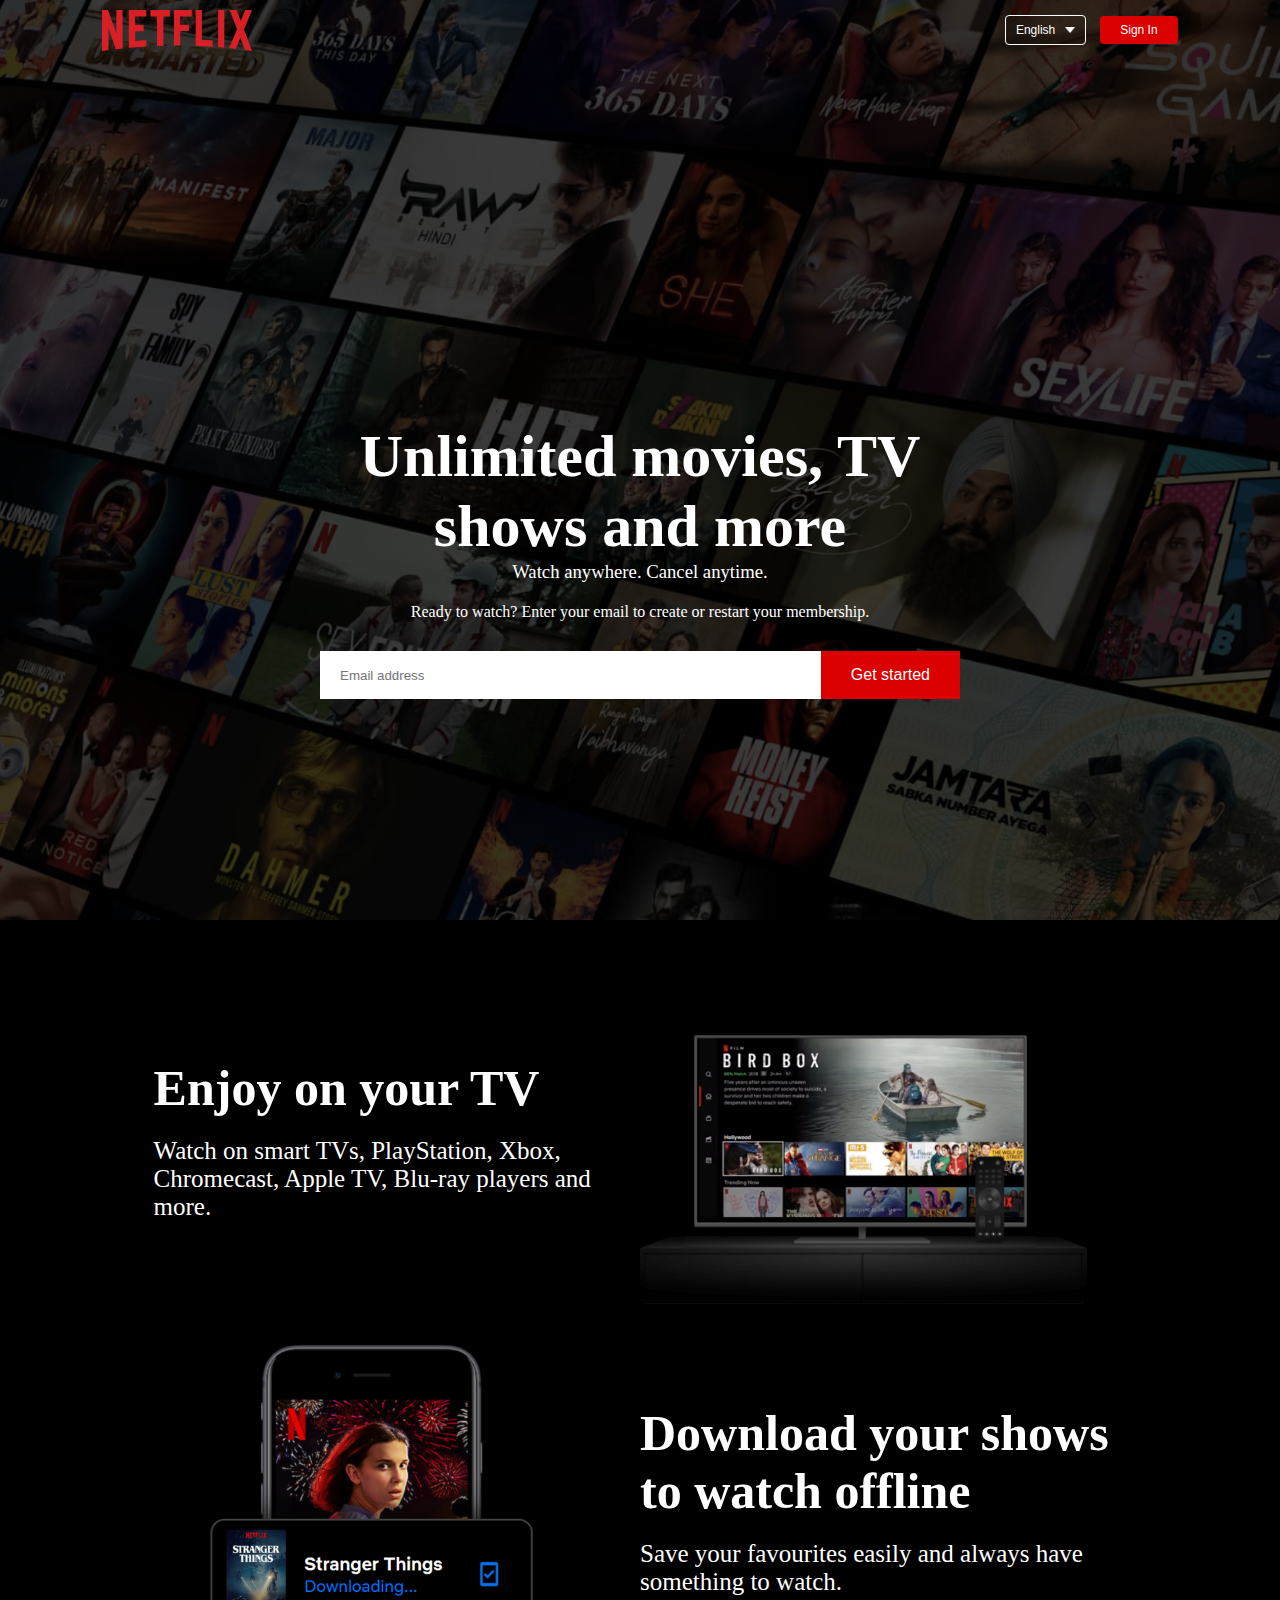
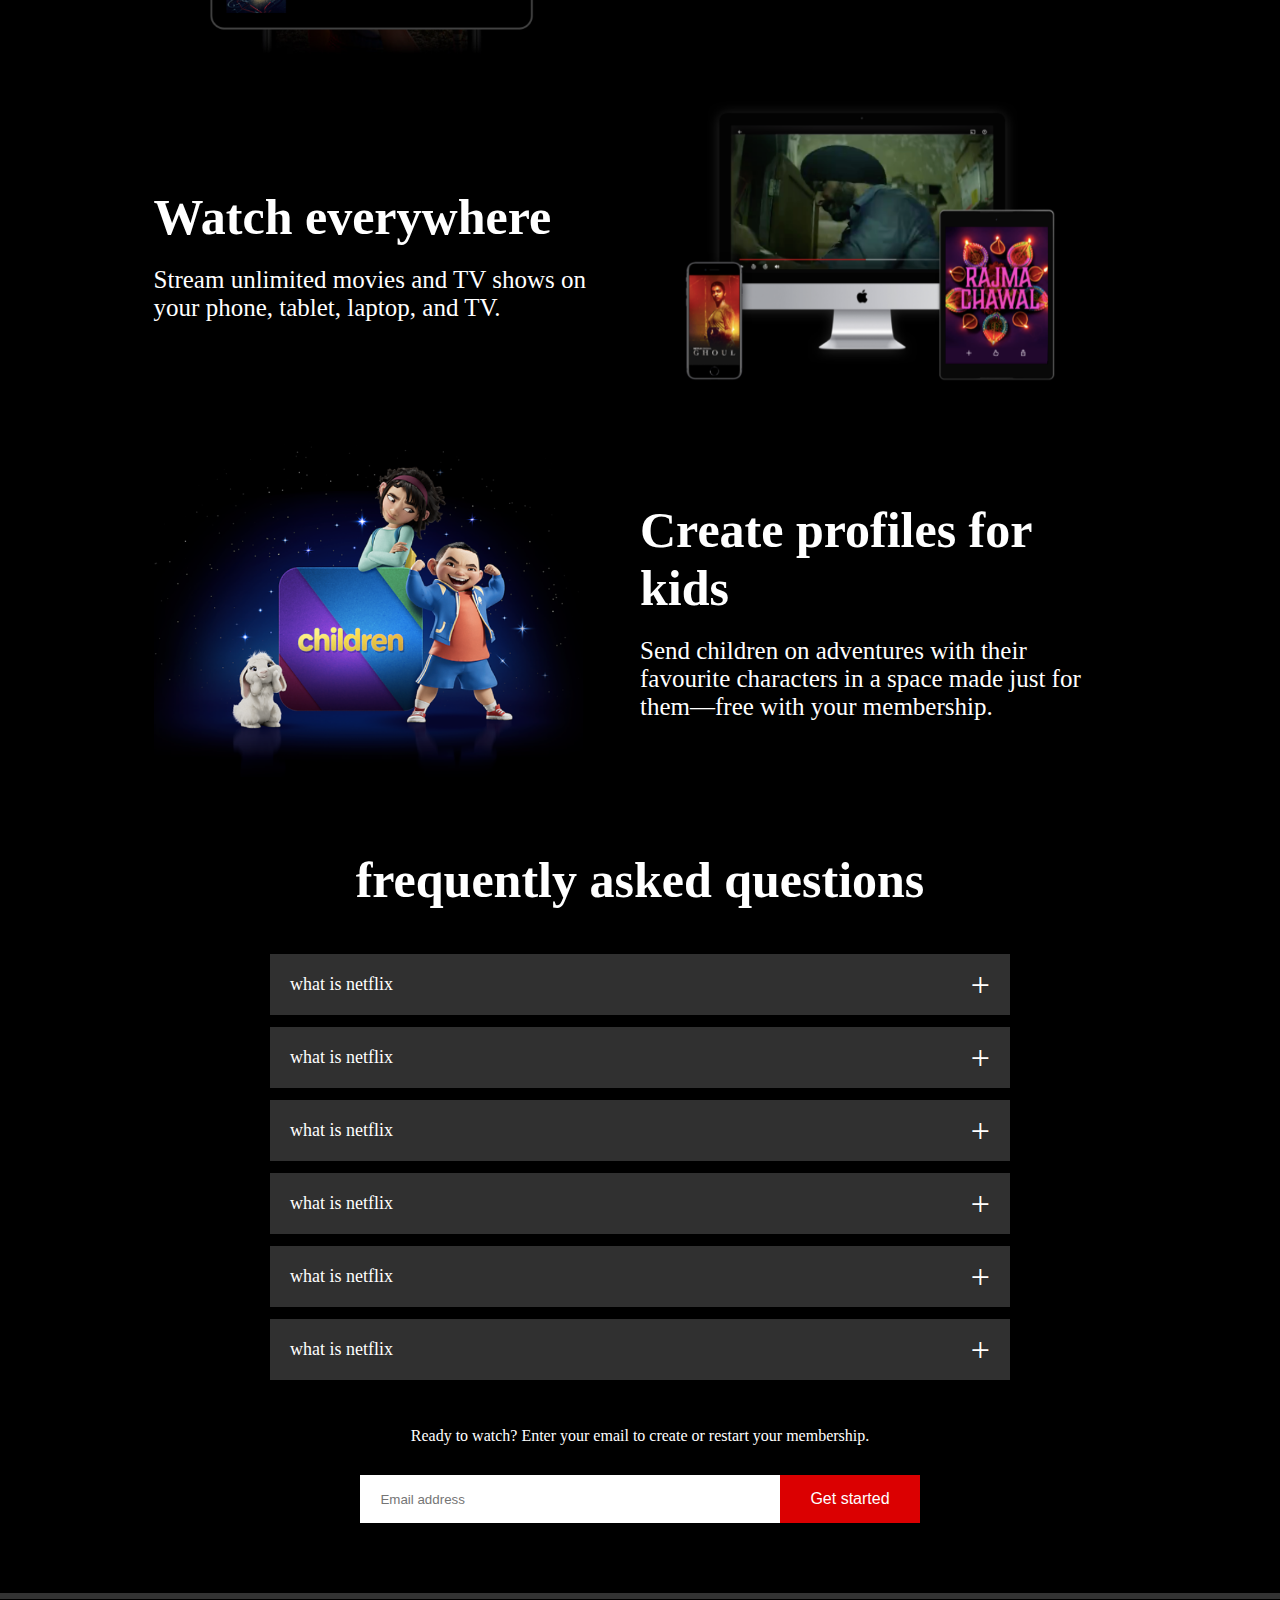
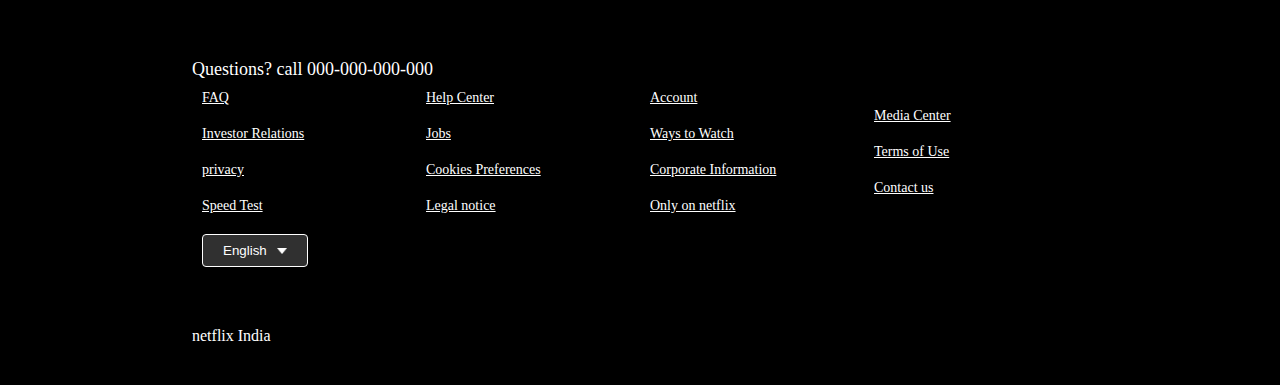
<file: index.html>
<!DOCTYPE html>
<html lang="en">
<head>
  <meta charset="UTF-8">
  <meta name="viewport" content="width=device-width, initial-scale=1.0">
  <title>netflix india</title>
  <link rel="stylesheet" href="style.css">
</head>
<body>
 <div class="header">
  <nav>
    <img src="netflix-img/images/logo.png" alt="" class="logo">
    <div>
      <button class="lang-btn">English
        <img src="netflix-img/images/down-icon.png" alt="">
      </button>
      <button>Sign In</button>
    </div>
  </nav>
  <div class="header-content">
    <h1>Unlimited movies, TV shows and more</h1>
    <h3>Watch anywhere. Cancel anytime.</h3>
    <p>Ready to watch? Enter your email to create or restart your membership.</p>
    <form action="" class="email-signup">
      <input type="email" placeholder="Email address">
      <button type="submit">Get started</button>
    </form>
  </div>
 </div>
 <div class="features">
  <div class="row">
    <div class="text-colonm">
      <h1>Enjoy on your TV</h1>
      <p>Watch on smart TVs, PlayStation, Xbox, Chromecast, Apple TV, Blu-ray players and more.</p>
    </div>
    <div class="img-colonm">
      <img src="netflix-img/images/feature-1.png" alt="">
    </div>
    
  </div>
  <div class="row">
    <div class="img-colonm">
      <img src="netflix-img/images/feature-2.png" alt="">
    </div>
    <div class="text-colonm">
      <h1>Download your shows to watch offline</h1>
      <p>Save your favourites easily and always have something to watch.</p>
    </div>
   
    
  </div>
  <div class="row">
    <div class="text-colonm">
      <h1>Watch everywhere</h1>
      <p>Stream unlimited movies and TV shows on your phone, tablet, laptop, and TV.</p>
    </div>
    <div class="img-colonm">
      <img src="netflix-img/images/feature-3.png" alt="">
    </div>
    
  </div>
  <div class="row">
    <div class="img-colonm">
      <img src="netflix-img/images/feature-4.png" alt="">
    </div>
    <div class="text-colonm">
      <h1>Create profiles for kids</h1>
      <p>Send children on adventures with their favourite characters in a space made just for them—free with your membership.</p>
    </div>
  </div>
 </div>
 <div class="faq">
  <h2>frequently asked questions</h2>
  <ul class="questions">
    
    <li>
      <input type="radio" id="first" name="first">
      <label for="first">what is netflix</label>
      <div>
        <p>
      Lorem ipsum dolor sit, amet consectetur adipisicing elit. Ex, alias cumque, aliquid placeat corrupti voluptate omnis dolores modi vel delectus ad accusantium nihil sed consequatur.
      Lorem ipsum dolor sit amet consectetur adipisicing elit. Vel, quisquam.
        </p>
      </div>
    </li>
    <li>
      <input type="radio" id="second" name="first">
      <label for="second">what is netflix</label>
      <div>
        <p>
      Lorem ipsum dolor sit, amet consectetur adipisicing elit. Ex, alias cumque, aliquid placeat corrupti voluptate omnis dolores modi vel delectus ad accusantium nihil sed consequatur.
      Lorem ipsum dolor sit amet consectetur adipisicing elit. Architecto, quibusdam?
        </p>
      </div>
    </li>
    <li>
      <input type="radio" id="third" name="first">
      <label for="third">what is netflix</label>
      <div>
        <p>
      Lorem ipsum dolor sit, amet consectetur adipisicing elit. Ex, alias cumque, aliquid placeat corrupti voluptate omnis dolores modi vel delectus ad accusantium nihil sed consequatur.
      Lorem ipsum dolor sit amet consectetur adipisicing elit. Doloribus, cupiditate.
        </p>
      </div>
    </li>
    <li>
      <input type="radio" id="fourth" name="first">
      <label for="fourth">what is netflix</label>
      <div>
        <p>
      Lorem ipsum dolor sit, amet consectetur adipisicing elit. Ex, alias cumque, aliquid placeat corrupti voluptate omnis dolores modi vel delectus ad accusantium nihil sed consequatur.
      Lorem ipsum dolor sit amet consectetur adipisicing elit. Repudiandae, aliquid?
        </p>
      </div>
    </li>
    <li>
      <input type="radio" id="fifth" name="first">
      <label for="fifth">what is netflix</label>
      <div>
        <p>
      Lorem ipsum dolor sit, amet consectetur adipisicing elit. Ex, alias cumque, aliquid placeat corrupti voluptate omnis dolores modi vel delectus ad accusantium nihil sed consequatur.
      Lorem ipsum dolor sit amet, consectetur adipisicing elit. Laudantium, odio.
        </p>
      </div>
    </li>
    <li>
      <input type="radio" id="sixth" name="first">
      <label for="sixth">what is netflix</label>
      <div>
        <p>
      Lorem ipsum dolor sit, amet consectetur adipisicing elit. Ex, alias cumque, aliquid placeat corrupti voluptate omnis dolores modi vel delectus ad accusantium nihil sed 
      Lorem ipsum dolor sit amet consectetur, adipisicing elit. Perspiciatis, sunt?
        </p>
      </div>
    </li>
  </ul>
  <div class="content2">
    <p>
      Ready to watch? Enter your email to create or restart your membership.
    </p>
    <form action="" class="email-signup">
      <input type="email" placeholder="Email address">
      <button type="submit">Get started</button>
    </form>
  </div>
 </div>
 <div class="footer">
  <h2>Questions? call 000-000-000-000</h2>
  <div class="row">
    <div class="col">
      <a href="">FAQ </a>
      <a href="">Investor Relations </a>
      <a href="">privacy </a>
      <a href="">Speed Test </a>
    </div>
    <div class="col">
      <a href="">Help Center </a>
      <a href="">Jobs </a>
      <a href="">Cookies Preferences </a>
      <a href="">Legal notice </a>
    </div>
    <div class="col">
      <a href="">Account </a>
      <a href="">Ways to Watch </a>
      <a href="">Corporate Information </a>
      <a href="">Only on netflix</a>
    </div>
    <div class="col">
      <a href="">Media Center </a>
      <a href="">Terms of Use </a>
      <a href="">Contact us</a>
    </div>
  
  </div>
  <button class="lang-btn">English
    <img src="netflix-img/images/down-icon.png" alt="">
  </button> 
  <p>netflix India</p>
 </div>
</body>
</html>
</file>
<file: style.css>
*{
  margin: 0;
  padding: 0;
}
body{
  background-color: black;
  color: white;
  margin: 0;
 
  
}
.header{
  width: auto;
  height: 100vh;
  background-image: linear-gradient(rgba(0,0,0,0.7),rgba(0,0,0,0.7)),url(netflix-img/images/header-image.png);
  background-size:cover;
  background-position: center;
  position: relative;
  padding: 10px 8%;
}
nav{
  display: flex;
  justify-content: space-between;
 align-items: center;
}
.logo{
  width: 150px;
  cursor: pointer;
}
nav button{
  background: #db0001;
  color: #fff;
  outline: none;
  border: 0;
  padding: 7px 20px;
  font-size: 12px;
  border-radius: 4px;
  margin-left:10px;
}
.lang-btn{
  background: transparent;
  border: 1px solid white;
  display: inline-flex;
  align-items: center;
  padding: 7px 10px;
}
.lang-btn img{
  width: 10px;
  margin-left: 10px;
}
.header-content{
  position: absolute;
  top: 50%;
  left: 50%;
  transform: translate(-50%,-50%);
  text-align: center;
  margin-top: 100px;
}
.header-content h1{
  font-size: 60px;
  line-height: 70px;
  font-weight: 600;
  max-width: 650px;

}
.header-content h3{
  font-weight: 400;
  margin-bottom: 20px;
}
 .email-signup{
  display: flex;
  align-items: center;
  margin-top: 30px;
  background-color: white;
  overflow: hidden;
}
.email-signup input{
  flex: 1;
  border: 0;
  outline: 0;
  margin-left: 20px;

}
.email-signup button{
  background: #db0001;
  border: 0;
  outline: 0;
  color: white;
  font-size: 16px;
  cursor: pointer;
  padding: 15px 30px;

}
.features{
  padding: 50px 12%;
  margin-bottom: 8px solid rgb(167, 155, 155);
}
.row{
  display: flex;
  align-items: center;
  flex-wrap: wrap;
  width: 100%;
  padding: 50px 0px;


}
.text-colonm{
  flex-basis: 50%;
  margin-bottom: 20px;
}
.img-colonm{
  flex-basis: 50%;
  margin-bottom: 20px;
}
.img-colonm img{
 width: 92%;

}
.text-colonm h1{
  font-size: 50px;
  font-weight: 600;
  margin-bottom: 20px;
}
.text-colonm p{
  font-size: 25px;
  width: 95%;
}
.faq h2{
 text-align: center;
 font-size: 50px;
 font-weight: 600;
}
.questions{
  margin: 40px auto;
  width: 100%;
  max-width: 750px;
}
.questions li{
  list-style: none;
  padding: 5px;

}
.questions li label{
display: flex;
align-items: center;
padding: 20px;
font-size: 18px;
font-weight: 500;
background:#303030;
margin-bottom: 2px;
cursor: pointer;
position: relative;
pointer-events: none;
}
.questions li label::after{
  content: "+";
  position: absolute;
  font-size: 34px;
  right: 20px;
  pointer-events: all;
  transition: transform 0.5s ;

}
input[type="radio"]{
  display: none;
}
li div{
  background: #303030;
  padding: 0 20px;
  max-height: 0;
  overflow: hidden;
  transition: all 0.7s ease;
}
input[type="radio"]:checked~ div{
  max-height: 600px;
  padding: 30px 20px;
}
input[type="radio"]:checked~label::after{
 transform: rotate(135deg);
}
.faq{
  position: relative;
 
}
/* .content2{
  position: absolute;
  z-index: 2;
  text-align: center;
  left: 50%;
transform: translateX(-50%);
max-width: 500px;
width: 100%;
margin-bottom: 20px;
} */
.faq .content2{
  width: 100%;
  display: flex;
  flex-direction: column;
  justify-content: center;
  align-items: center;
  margin-bottom: 70px;

}
.content2 input{

  width:400px;
}
.footer{
  padding: 40px 15%;
  border-top: 6px solid #333;
}
.footer h2{
  font-size: 18px;
  font-weight: 400;
  margin-top: 20px;

}
.col{
flex-basis: 25%;
width: 100%;
display: flex;

flex-direction: column;
}
.row{
  padding: 0;
}
.col a{
  padding: 10px;
  color: white;
  font-size: 14px;
}
.footer .lang-btn{
  color: white;
  background: #303030;
  padding: 8px 20px;
  margin: 10px;
  border-radius: 4px;

}
.footer p{
  margin-top: 50px;
}
@media  screen and (max-width: 600px) {
  .logo{
    width: 100px;
  }
  .header-content{
    position: unset;
    transform: none;
  }
  .header-content h1{
    font-size: 30px;
    line-height: 40px;
  }
  .header-content .email-signup{
  display: flex;
  align-items: center;
  justify-content: center;
  flex-direction: column;
  background: none;
  row-gap: 10px;
  }
  .header-content .email-signup input{
    background-color: #fff;
    padding: 15px 30px;
    width: 100%;
  }
  .header-content h3{
    margin-top: 10px;
  }
  .features{
    padding-top: 50px;
    padding-left: 20px;
    padding-right:10px;
  }

  
  .text-colonm,
  .img-colonm{
    flex-basis: 100%;
    text-align: center;
   
  }
  .text-colonm h1{
    font-size: 30px;
    text-align: center;
  }

  .text-colonm p{
font-size: 20px;
text-align: center;

  }
  .img-colonm img{
   margin-left: 15px;
   margin-bottom: 20px;
  }
  .features .row:nth-child(2),
    .features .row:nth-child(4){
    display: flex;
    flex-direction: column-reverse;
  }
  .footer .col{
    flex-basis: 50%;
    
  }
  .content2{
    text-align: center;
  }
  .content2 .email-signup{
    display: flex;
    align-items: center;
    justify-content: center;
    flex-direction: column;
    background: none;
    row-gap: 10px;
    width: 100%;
}
.content2 .email-signup input{
  background-color: #fff;
  padding: 15px 30px;
  width: 50%;
}
.faq li{
padding: 5px 20px;
}
}
</file>
